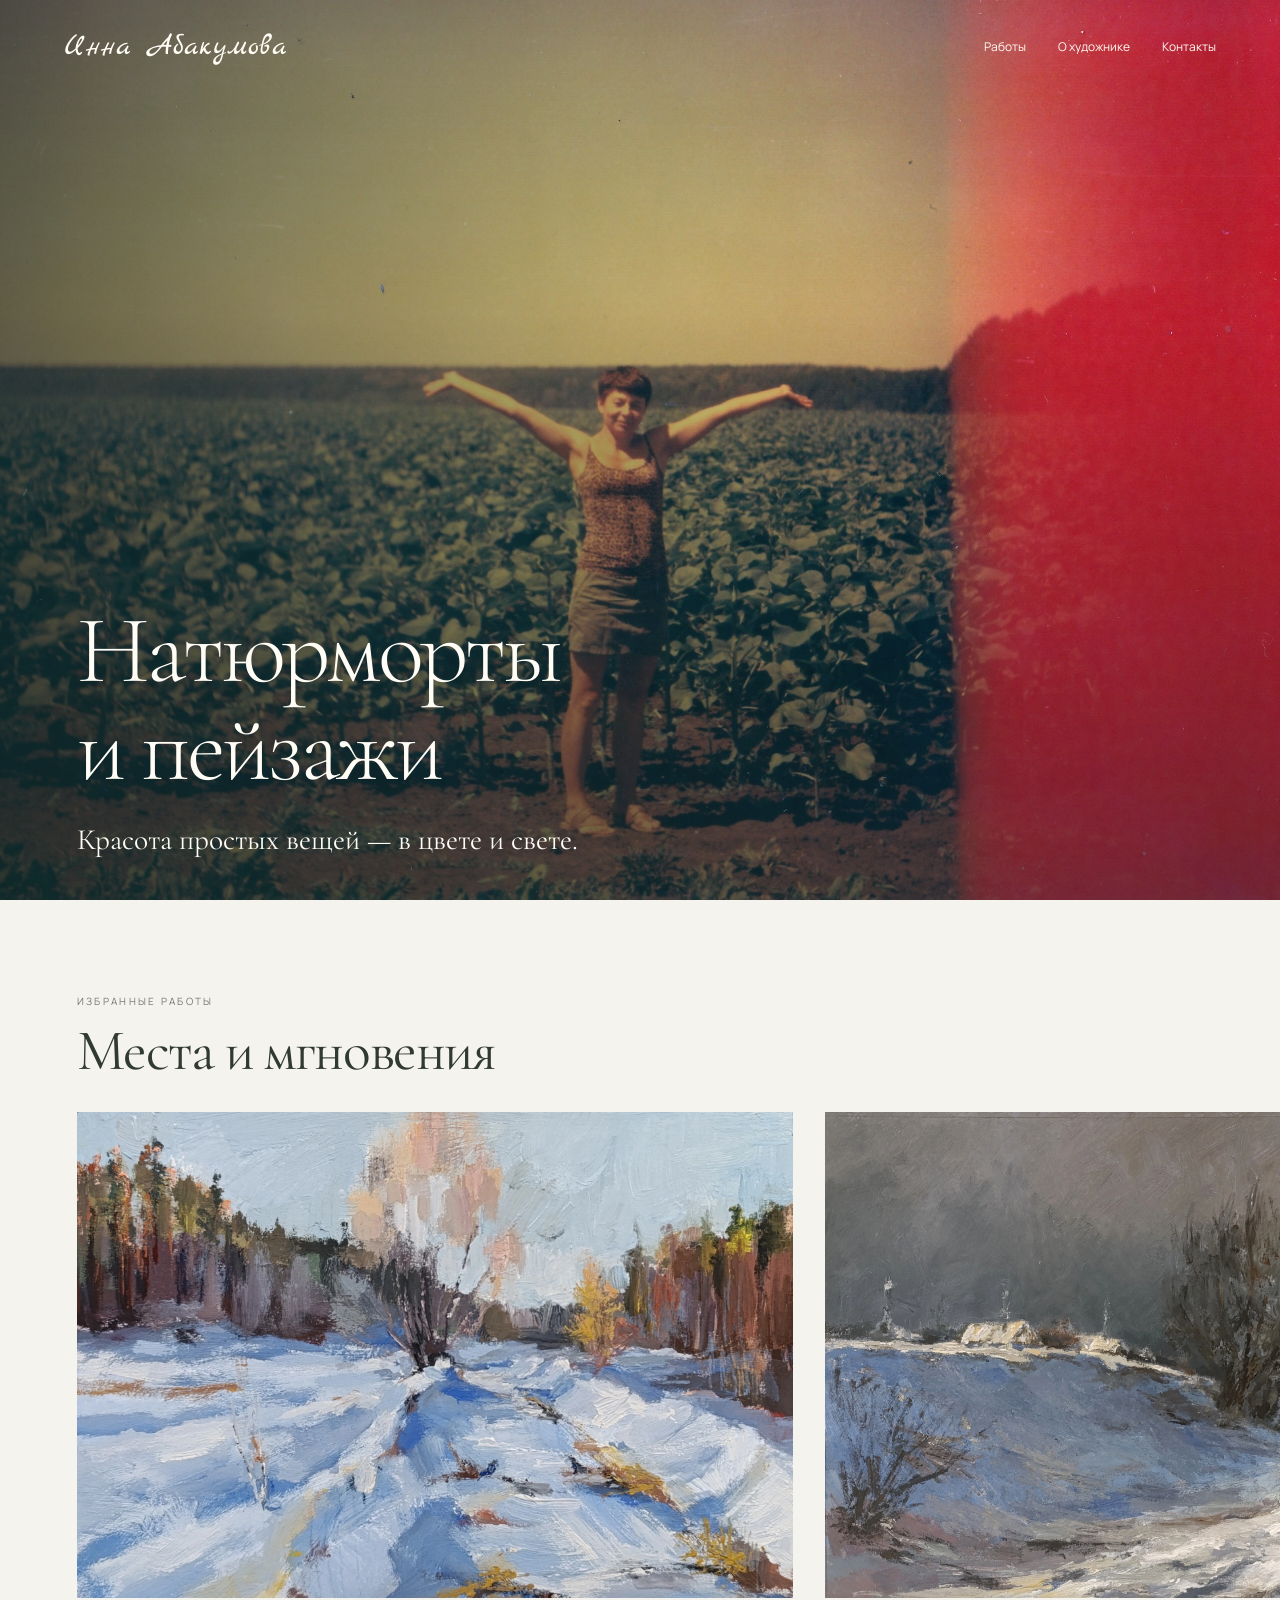
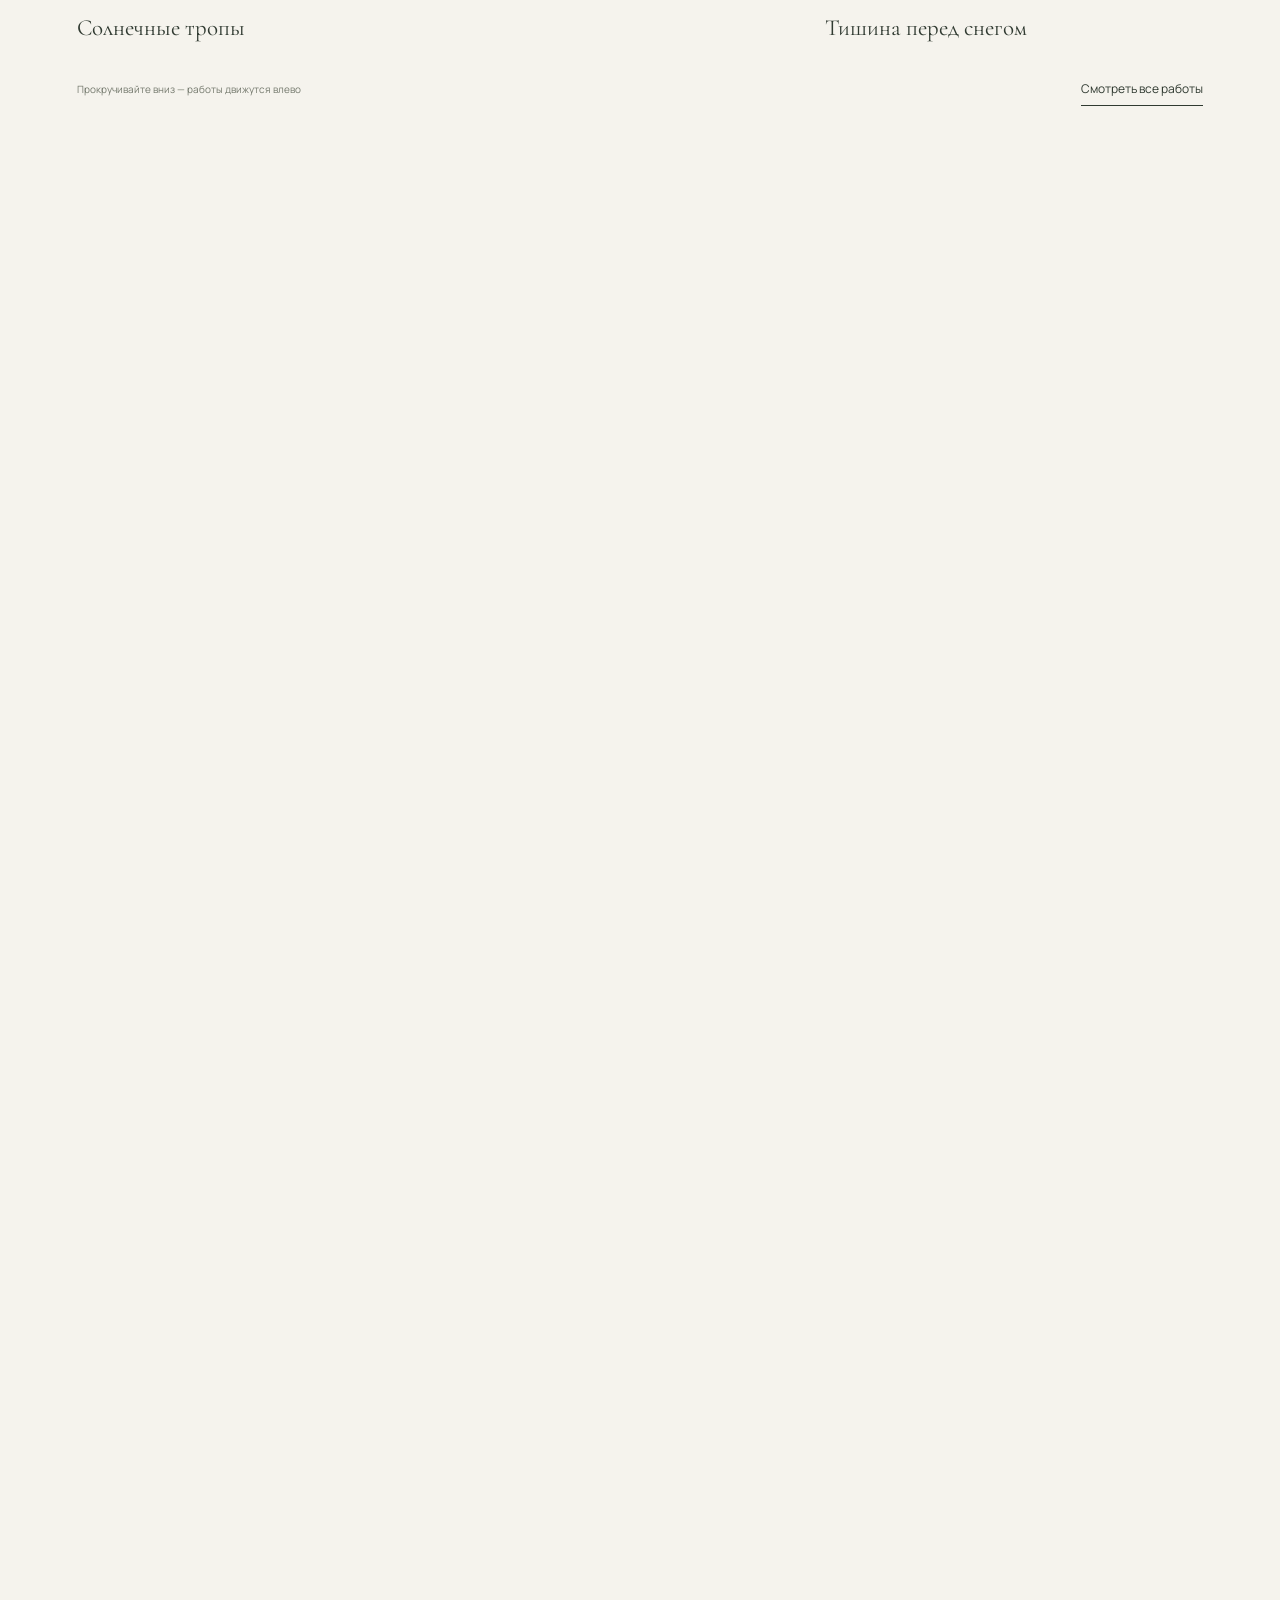
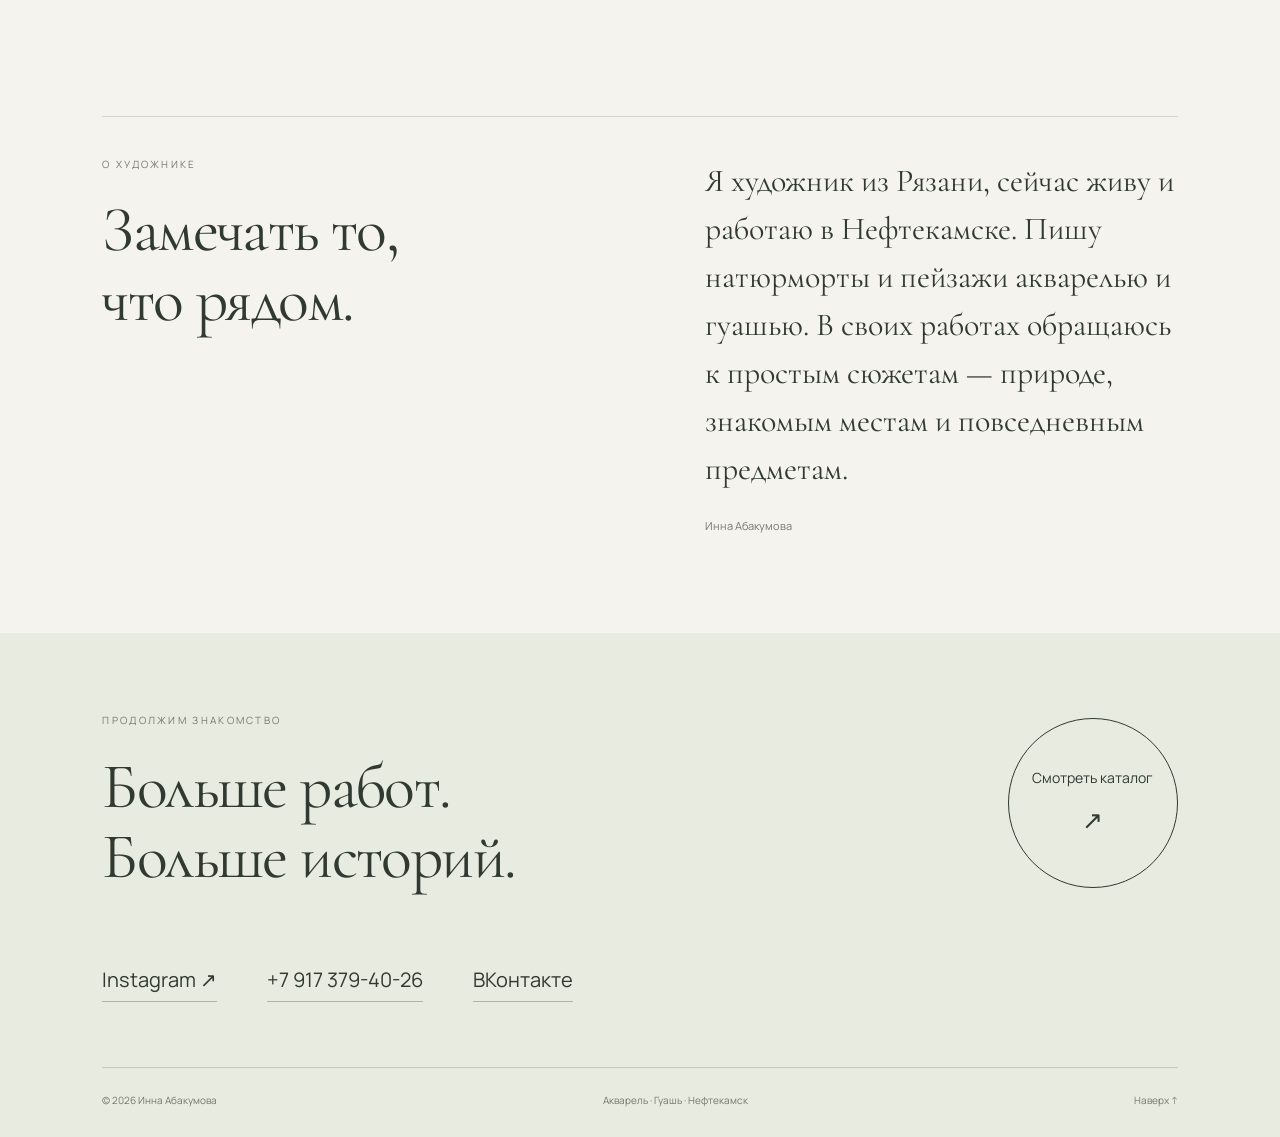
<file: index.html>
<!doctype html>
<html lang="ru"><head><meta charset="UTF-8"><meta name="viewport" content="width=device-width,initial-scale=1"><meta name="description" content="Инна Абакумова. Натюрморты и пейзажи акварелью и гуашью."><title>Инна Абакумова — художник</title>
<link rel="preconnect" href="https://fonts.googleapis.com"><link rel="preconnect" href="https://fonts.gstatic.com" crossorigin><link rel="stylesheet" href="https://fonts.googleapis.com/css2?family=Cormorant+Garamond:wght@300;400;500&amp;family=Manrope:wght@400;500&amp;family=Marck+Script&amp;display=swap"><link rel="stylesheet" href="site.css"><link rel="preload" as="image" href="assets/art-8.webp" fetchpriority="high"></head><body>
<header><a class="brand" href="#">Инна Абакумова</a><nav id="siteNav" aria-label="Навигация"><a href="#works">Работы</a><a href="#about">О художнике</a><a href="#contacts">Контакты</a></nav><button class="menu-toggle" aria-label="Открыть меню" aria-expanded="false" aria-controls="siteNav"><span></span><span></span></button><button class="menu-backdrop" aria-label="Закрыть меню" tabindex="-1"></button></header>
<main><section class="hero"><div class="hero-content"><h1>Натюрморты<br>и пейзажи</h1><p class="tagline">Красота простых вещей — в цвете и свете.</p></div></section>
<section id="works" class="flight"><div class="flight-stage"><div class="flight-title"><div class="eyebrow">Избранные работы</div><h2>Места и мгновения</h2></div><div class="flight-space" tabindex="0" role="region" aria-label="Галерея работ, горизонтальная прокрутка"><figure class="flight-work"><button class="art-open" aria-label="Открыть работу: Солнечные тропы"><img src="assets/art-1.webp" width="2174" height="1476" alt="Солнечные тропы" decoding="async" loading="lazy" fetchpriority="low"></button><figcaption>Солнечные тропы</figcaption></figure><figure class="flight-work"><button class="art-open" aria-label="Открыть работу: Тишина перед снегом"><img src="assets/art-2.webp" width="2560" height="1700" alt="Тишина перед снегом" decoding="async" loading="lazy" fetchpriority="low"></button><figcaption>Тишина перед снегом</figcaption></figure><figure class="flight-work"><button class="art-open" aria-label="Открыть работу: Цветение"><img src="assets/art-7.webp" width="1082" height="1600" alt="Цветение" decoding="async" loading="lazy" fetchpriority="low"></button><figcaption>Цветение</figcaption></figure><figure class="flight-work"><button class="art-open" aria-label="Открыть работу: У тихой воды"><img src="assets/art-3.webp" width="1280" height="1280" alt="У тихой воды" decoding="async" loading="lazy" fetchpriority="low"></button><figcaption>У тихой воды</figcaption></figure><figure class="flight-work"><button class="art-open" aria-label="Открыть работу: Зимний воздух"><img src="assets/art-4.webp" width="2560" height="1891" alt="Зимний воздух" decoding="async" loading="lazy" fetchpriority="low"></button><figcaption>Зимний воздух</figcaption></figure><figure class="flight-work"><button class="art-open" aria-label="Открыть работу: Дыхание оттепели"><img src="assets/art-5.webp" width="2087" height="1409" alt="Дыхание оттепели" decoding="async" loading="lazy" fetchpriority="low"></button><figcaption>Дыхание оттепели</figcaption></figure><figure class="flight-work"><button class="art-open" aria-label="Открыть работу: Небо в реке"><img src="assets/art-6.webp" width="1021" height="1600" alt="Небо в реке" decoding="async" loading="lazy" fetchpriority="low"></button><figcaption>Небо в реке</figcaption></figure></div><div class="flight-bottom"><span>Прокручивайте вниз — работы движутся влево</span><a class="all-works" href="catalog.html">Смотреть все работы</a></div></div></section><section class="section" id="about"><div class="about"><div><div class="eyebrow">О художнике</div><h2 style="margin-top:24px">Замечать то,<br>что рядом.</h2></div><div><p>Я художник из Рязани, сейчас живу и работаю в Нефтекамске. Пишу натюрморты и пейзажи акварелью и гуашью. В своих работах обращаюсь к простым сюжетам — природе, знакомым местам и повседневным предметам.</p><p class="small">Инна Абакумова</p></div></div></section>
<section class="contacts" id="contacts"><div class="contact-top"><div><div class="eyebrow" style="margin-bottom:25px">Продолжим знакомство</div><h2>Больше работ.<br>Больше историй.</h2></div><a class="button" href="catalog.html">Смотреть каталог<span aria-hidden="true">↗</span></a></div><div class="contact-links"><a href="https://www.instagram.com/iinnaa.ab/" target="_blank" rel="noopener noreferrer">Instagram ↗</a><a href="tel:+79173794026">+7 917 379-40-26</a><a href="https://vk.ru/id631671045" target="_blank" rel="noopener noreferrer">ВКонтакте</a></div><footer><span>© <span id="year"></span> Инна Абакумова</span><span>Акварель · Гуашь · Нефтекамск</span><a href="#">Наверх ↑</a></footer></section></main>

<dialog class="viewer" id="artViewer" aria-label="Просмотр работы"><button id="viewerClose" aria-label="Закрыть просмотр">×</button><div class="viewer-stage"><button class="viewer-prev" id="viewerPrev" aria-label="Предыдущая работа">‹</button><button class="viewer-next" id="viewerNext" aria-label="Следующая работа">›</button><div class="viewer-viewport" id="viewerViewport"><div class="viewer-surface" id="viewerSurface"><img class="viewer-image" id="viewerImage" alt="" draggable="false"></div></div></div><div class="viewer-caption" id="viewerCaption" aria-live="polite"></div></dialog><script src="site.js" defer></script></body></html>
</file>
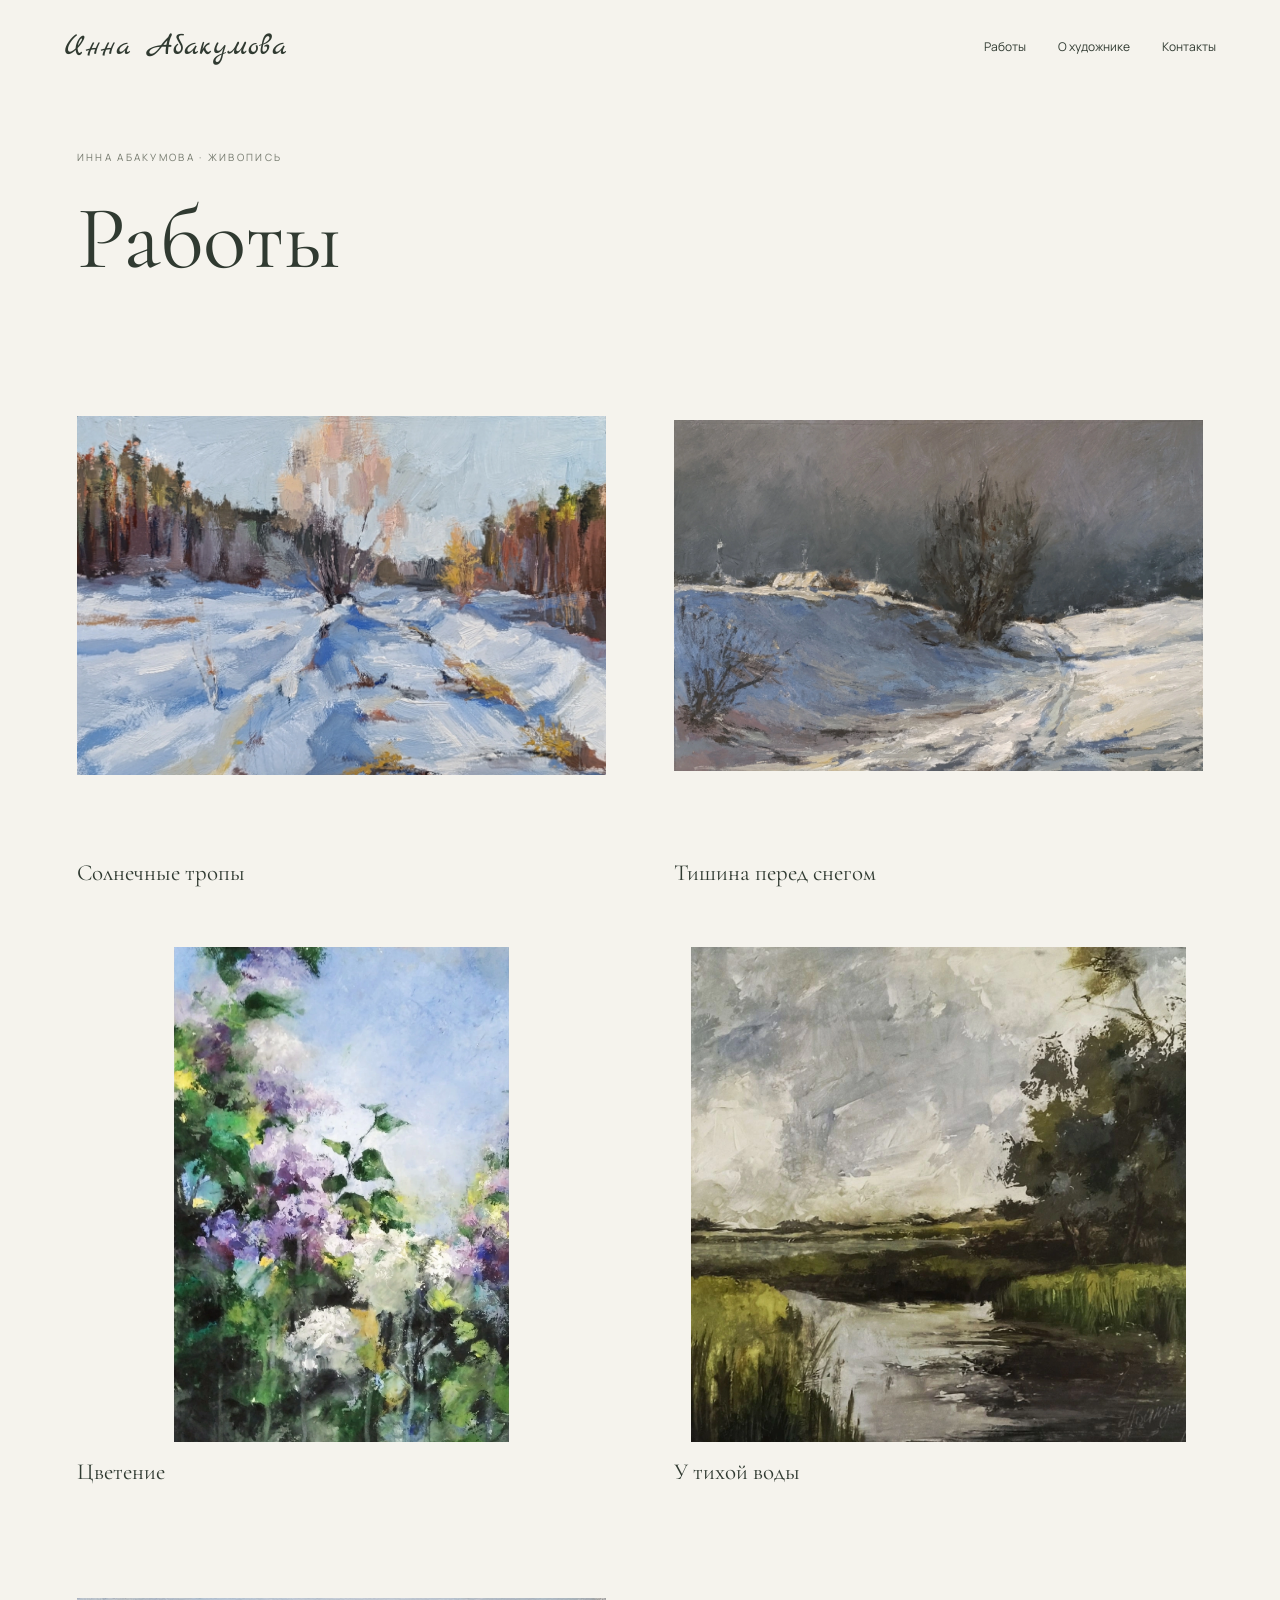
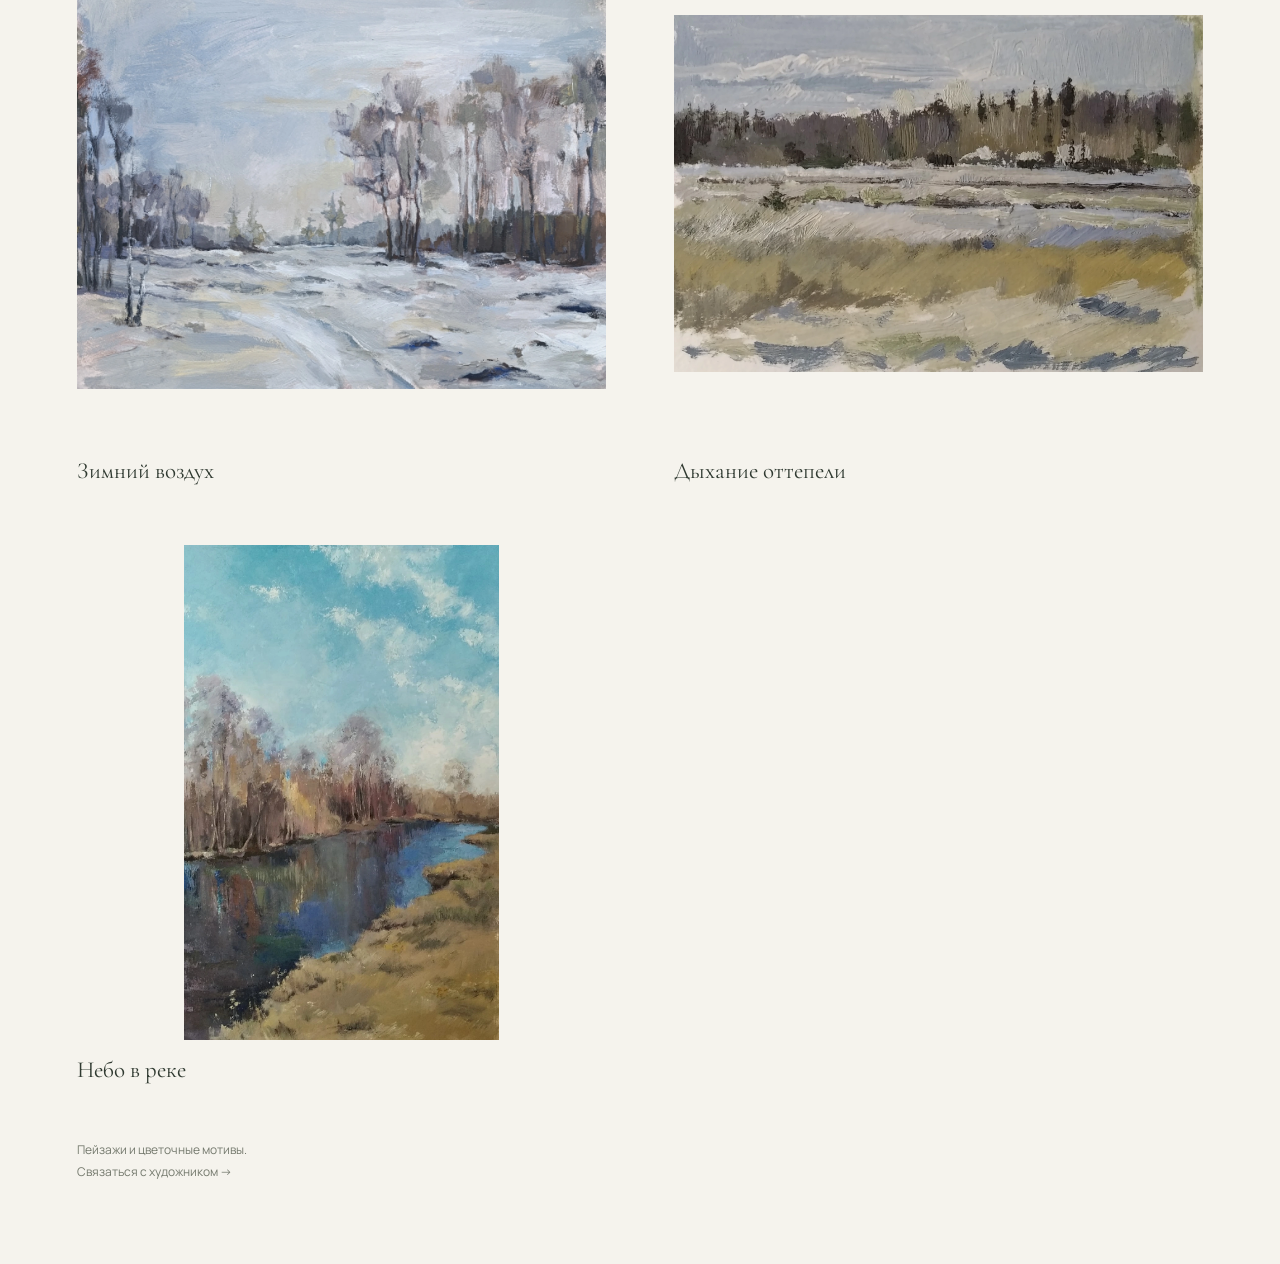
<file: catalog.html>
<!doctype html><html lang="ru"><head><meta charset="utf-8"><meta name="viewport" content="width=device-width,initial-scale=1"><title>Работы — Инна Абакумова</title><link rel="preconnect" href="https://fonts.googleapis.com"><link rel="preconnect" href="https://fonts.gstatic.com" crossorigin><link rel="stylesheet" href="https://fonts.googleapis.com/css2?family=Cormorant+Garamond:wght@300;400;500&amp;family=Manrope:wght@400;500&amp;family=Marck+Script&amp;display=swap"><link rel="stylesheet" href="site.css"></head><body><header class="catalog-header"><a class="brand" href="index.html">Инна Абакумова</a><nav id="siteNav" aria-label="Навигация"><a href="index.html#works">Работы</a><a href="index.html#about">О художнике</a><a href="index.html#contacts">Контакты</a></nav><button class="menu-toggle" aria-label="Открыть меню" aria-expanded="false" aria-controls="siteNav"><span></span><span></span></button><button class="menu-backdrop" aria-label="Закрыть меню" tabindex="-1"></button></header><main class="catalog-page"><p class="eyebrow">Инна Абакумова · Живопись</p><h1>Работы</h1><div class="catalog-grid"><figure ><button class="art-open" aria-label="Открыть работу: Солнечные тропы"><img src="assets/art-1.webp" width="2174" height="1476" alt="Солнечные тропы" decoding="async" fetchpriority="high"></button><figcaption>Солнечные тропы</figcaption></figure><figure ><button class="art-open" aria-label="Открыть работу: Тишина перед снегом"><img src="assets/art-2.webp" width="2560" height="1700" alt="Тишина перед снегом" decoding="async" loading="lazy" fetchpriority="low"></button><figcaption>Тишина перед снегом</figcaption></figure><figure ><button class="art-open" aria-label="Открыть работу: Цветение"><img src="assets/art-7.webp" width="1082" height="1600" alt="Цветение" decoding="async" loading="lazy" fetchpriority="low"></button><figcaption>Цветение</figcaption></figure><figure ><button class="art-open" aria-label="Открыть работу: У тихой воды"><img src="assets/art-3.webp" width="1280" height="1280" alt="У тихой воды" decoding="async" loading="lazy" fetchpriority="low"></button><figcaption>У тихой воды</figcaption></figure><figure ><button class="art-open" aria-label="Открыть работу: Зимний воздух"><img src="assets/art-4.webp" width="2560" height="1891" alt="Зимний воздух" decoding="async" loading="lazy" fetchpriority="low"></button><figcaption>Зимний воздух</figcaption></figure><figure ><button class="art-open" aria-label="Открыть работу: Дыхание оттепели"><img src="assets/art-5.webp" width="2087" height="1409" alt="Дыхание оттепели" decoding="async" loading="lazy" fetchpriority="low"></button><figcaption>Дыхание оттепели</figcaption></figure><figure ><button class="art-open" aria-label="Открыть работу: Небо в реке"><img src="assets/art-6.webp" width="1021" height="1600" alt="Небо в реке" decoding="async" loading="lazy" fetchpriority="low"></button><figcaption>Небо в реке</figcaption></figure></div><p class="catalog-intro" style="margin-top:55px">Пейзажи и цветочные мотивы.<br><a href="index.html#contacts">Связаться с художником →</a></p></main><dialog class="viewer" id="artViewer" aria-label="Просмотр работы"><button id="viewerClose" aria-label="Закрыть просмотр">×</button><div class="viewer-stage"><button class="viewer-prev" id="viewerPrev" aria-label="Предыдущая работа">‹</button><button class="viewer-next" id="viewerNext" aria-label="Следующая работа">›</button><div class="viewer-viewport" id="viewerViewport"><div class="viewer-surface" id="viewerSurface"><img class="viewer-image" id="viewerImage" alt="" draggable="false"></div></div></div><div class="viewer-caption" id="viewerCaption" aria-live="polite"></div></dialog><script src="site.js" defer></script></body></html>
</file>
<file: site.css>
:root{--paper:#f5f3ed;--ink:#303a31;--muted:#74796d;--line:#d7d8cd;--ease:cubic-bezier(.23,1,.32,1)}
*{box-sizing:border-box}html{scroll-behavior:smooth;scroll-padding-top:24px}body{margin:0;background:var(--paper);color:var(--ink);font:14px Manrope,Arial,sans-serif}a{color:inherit;text-decoration:none}button{font:inherit;color:inherit;cursor:pointer}a:focus-visible,button:focus-visible,[tabindex]:focus-visible{outline:2px solid #8c9e7d;outline-offset:5px}button,a{-webkit-tap-highlight-color:transparent}button{touch-action:manipulation}button:active,.button:active{scale:.97}main{transition:opacity 260ms var(--ease)}main.is-transitioning{opacity:0;pointer-events:none}
header{position:absolute;top:0;left:0;width:100%;padding:28px 5%;display:flex;align-items:center;justify-content:space-between;gap:25px;z-index:10;color:#fffdf5}.brand{font:30px/1 'Marck Script',cursive;white-space:nowrap;position:relative;z-index:12}header nav{display:flex;gap:32px;align-items:center;margin-left:auto}header nav a{font-size:12px;padding:10px 0;border-bottom:1px solid transparent}.menu-toggle,.menu-backdrop{display:none}.catalog-header{color:var(--ink)}
.hero{height:100svh;min-height:600px;position:relative;display:flex;align-items:flex-end;padding:130px 6% 40px;overflow:hidden;background:#474c3e url('assets/art-8.webp') center bottom / cover no-repeat;color:#fffdf5}.hero::before{content:'';position:absolute;inset:0;background:linear-gradient(90deg,#13211b9c,transparent 80%),linear-gradient(0deg,#13211b80,transparent 65%)}.hero-content{position:relative;max-width:780px;z-index:1}.hero h1{font:300 clamp(64px,7.5vw,112px)/1.02 'Cormorant Garamond',Georgia,serif;letter-spacing:-.035em;margin:0 0 22px}.tagline{white-space:nowrap;font:400 clamp(22px,2.3vw,31px)/1.35 'Cormorant Garamond',Georgia,serif;margin:0;max-width:440px}.eyebrow{font-size:10px;letter-spacing:.23em;text-transform:uppercase;color:var(--muted)}.small{font-size:11px;color:var(--muted)}h2{font:400 clamp(40px,5vw,70px)/1.1 'Cormorant Garamond',Georgia,serif;letter-spacing:-.025em;margin:0}.section{padding:100px 8%}.about{display:grid;grid-template-columns:1fr 1fr;gap:12%;border-top:1px solid var(--line);padding-top:40px}.about p{font:400 clamp(23px,2.5vw,34px)/1.5 'Cormorant Garamond',Georgia,serif;margin:0}.about p.small{font:11px Manrope,Arial,sans-serif;margin-top:25px}#about:focus,#contacts:focus{outline:none}
.flight{position:relative}.flight-stage{position:sticky;top:0;height:100svh;min-height:510px;overflow:hidden;display:flex;flex-direction:column;justify-content:center;background:var(--paper)}.flight-title{padding:0 6%;margin-bottom:28px}.flight-title h2{font-size:clamp(36px,4.5vw,64px);margin-top:12px}.flight-space{display:flex;gap:32px;overflow-x:auto;overflow-y:hidden;padding:0 6% 10px;scrollbar-width:none;overscroll-behavior-x:contain;scroll-behavior:auto}.flight-space::-webkit-scrollbar{display:none}.flight-work{flex:none;margin:0;max-width:84vw}.art-open{display:block;padding:0;border:0;background:transparent;cursor:zoom-in}.flight-work img{display:block;width:auto;height:54svh;max-height:600px;max-width:84vw;object-fit:contain}.flight-work figcaption,.catalog-grid figcaption{font:23px 'Cormorant Garamond',Georgia,serif;text-align:left;padding-top:16px}.flight-bottom{display:flex;justify-content:space-between;align-items:center;gap:25px;margin:20px 6% 0;font-size:10px;color:var(--muted)}.all-works{color:var(--ink);border-bottom:1px solid currentColor;padding:8px 0;font-size:12px;white-space:nowrap}
.contacts{padding:80px 8% 30px;background:#e8ebdf}.contact-top{display:flex;justify-content:space-between;align-items:center;gap:40px}.button{border:1px solid var(--ink);border-radius:50%;width:170px;height:170px;display:flex;flex:none;flex-direction:column;align-items:center;justify-content:center;gap:15px;transition:background 180ms ease,color 180ms ease,scale 140ms var(--ease)}.button span{font-size:25px}.contact-links{display:flex;flex-wrap:wrap;gap:25px 50px;margin:65px 0}.contact-links a{font-size:clamp(15px,1.7vw,20px);border-bottom:1px solid #7a7d7080;padding:8px 0}footer{display:flex;justify-content:space-between;gap:15px;border-top:1px solid #303a3130;padding-top:25px;font-size:10px;color:var(--muted)}
.catalog-page{padding:140px 6% 70px}.catalog-page h1{font:400 clamp(50px,7vw,90px) 'Cormorant Garamond',Georgia,serif;margin:20px 0 55px}.catalog-grid{display:grid;grid-template-columns:repeat(2,minmax(0,1fr));gap:60px 6%}.catalog-grid figure{margin:0;min-width:0}.catalog-grid .art-open{width:100%}.catalog-grid img{display:block;width:100%;height:55svh;object-fit:contain}.catalog-intro{font-size:12px;color:var(--muted);line-height:1.8}
.viewer{position:fixed;inset:0;width:100%;max-width:none;height:100dvh;max-height:none;margin:0;padding:0;border:0;background:#1e2420;color:white;overflow:hidden}.viewer[open]{display:flex;flex-direction:column}.viewer::backdrop{background:#1e2420}.viewer-stage{position:relative;flex:1;min-height:0;overflow:hidden}.viewer-viewport{position:absolute;inset:0;overflow:hidden;touch-action:none;user-select:none;cursor:zoom-in}.viewer-viewport.is-zoomed{cursor:grab}.viewer-surface{position:absolute;inset:0;pointer-events:none}.viewer-image{display:block;position:absolute;left:50%;top:50%;max-width:none;max-height:none;transform-origin:center;user-select:none;-webkit-user-drag:none}.viewer button{position:absolute;z-index:3;display:grid;place-items:center;width:48px;height:48px;padding:0;border:1px solid #ffffff40;border-radius:50%;background:#17221bbf;color:white;font:28px/1 Arial,sans-serif}.viewer-prev{left:15px;top:50%;translate:0 -50%}.viewer-next{right:15px;top:50%;translate:0 -50%}.viewer #viewerClose{top:max(14px,env(safe-area-inset-top));right:max(14px,env(safe-area-inset-right));z-index:5;border:0;font-size:30px}.viewer-caption{height:46px;flex:none;padding:13px 24px;text-align:left;font-size:12px;color:#d5d9cf}.viewer.is-zoomed .viewer-prev,.viewer.is-zoomed .viewer-next,.viewer.is-zoomed .viewer-caption{visibility:hidden}
@media(hover:hover) and (pointer:fine){header nav a:hover{border-color:currentColor}.button:hover{background:var(--ink);color:var(--paper)}.viewer button:hover{background:#475247}.all-works:hover{opacity:.7}}
@media(max-width:650px){header{padding:20px 6%;gap:15px}.brand{font-size:25px}.menu-toggle{position:relative;z-index:13;display:flex;width:44px;height:44px;border:1px solid #ffffff70;border-radius:50%;background:#26372d30;color:inherit;flex-direction:column;align-items:center;justify-content:center;gap:7px}.menu-toggle span{width:17px;height:1px;background:currentColor;transition:transform 220ms var(--ease)}.menu-toggle[aria-expanded=true] span:first-child{transform:translateY(4px) rotate(45deg)}.menu-toggle[aria-expanded=true] span:last-child{transform:translateY(-4px) rotate(-45deg)}header nav{position:fixed;inset:0 0 0 auto;width:min(86vw,360px);height:100dvh;padding:100px 8vw 65px;margin:0;display:flex;flex-direction:column;align-items:flex-start;justify-content:center;gap:18px;z-index:11;background:var(--paper);color:var(--ink);transform:translateX(105%);visibility:hidden;transition:transform 280ms var(--ease),visibility 0s 280ms;box-shadow:-15px 0 50px #17221d20}header nav a{font:36px 'Cormorant Garamond',Georgia,serif;padding:8px 0}header.menu-open nav{transform:none;visibility:visible;transition:transform 280ms var(--ease),visibility 0s}header.menu-open .menu-toggle{background:var(--paper);border-color:#303a3130;color:var(--ink)}.menu-backdrop{display:block;position:fixed;inset:0;z-index:10;border:0;background:#12201766;opacity:0;visibility:hidden;pointer-events:none;transition:opacity 220ms ease,visibility 0s 220ms}header.menu-open .menu-backdrop{opacity:1;visibility:visible;pointer-events:auto;transition:opacity 220ms ease,visibility 0s}.catalog-header .menu-toggle{color:var(--ink);border-color:#303a3150;background:transparent}.hero{min-height:580px;padding:115px 6% 32px;background-position:48% bottom}.hero h1{font-size:clamp(43px,10.7vw,68px);margin-bottom:18px}.tagline{font-size:clamp(14px,4vw,24px);max-width:none}.section{padding:70px 6%}.about{grid-template-columns:1fr;gap:30px}.flight-space{gap:20px}.flight-work img{height:49svh;max-width:86vw}.flight-work figcaption{font-size:21px}.flight-bottom{font-size:9px;align-items:flex-start}.flight-bottom>span{max-width:190px}.all-works{font-size:11px}.contacts{padding:65px 6% 25px}.contact-top{flex-direction:column;align-items:flex-start;gap:28px}.button{width:auto;height:auto;min-height:54px;padding:16px 25px;border-radius:999px;flex-direction:row;gap:30px;font-size:13px}.button span{font-size:20px}.contact-links{margin:42px 0;gap:15px 25px}footer{font-size:9px;flex-wrap:wrap}.catalog-page{padding-top:110px}.catalog-grid{grid-template-columns:1fr;gap:40px}.catalog-grid img{height:auto;max-height:70svh}.viewer button{width:44px;height:44px}.viewer-prev{left:6px}.viewer-next{right:6px}.viewer-caption{padding:13px 16px;font-size:11px}}
@media(prefers-reduced-motion:reduce){html{scroll-behavior:auto}*,*::before,*::after{animation:none!important;transition:none!important}.flight{height:auto!important;padding:60px 0}.flight-stage{position:relative;height:auto;min-height:0;overflow:visible}.flight-space{scrollbar-width:thin}header nav{transform:none}header:not(.menu-open) nav{visibility:hidden}button:active,.button:active{scale:1}}
</file>
